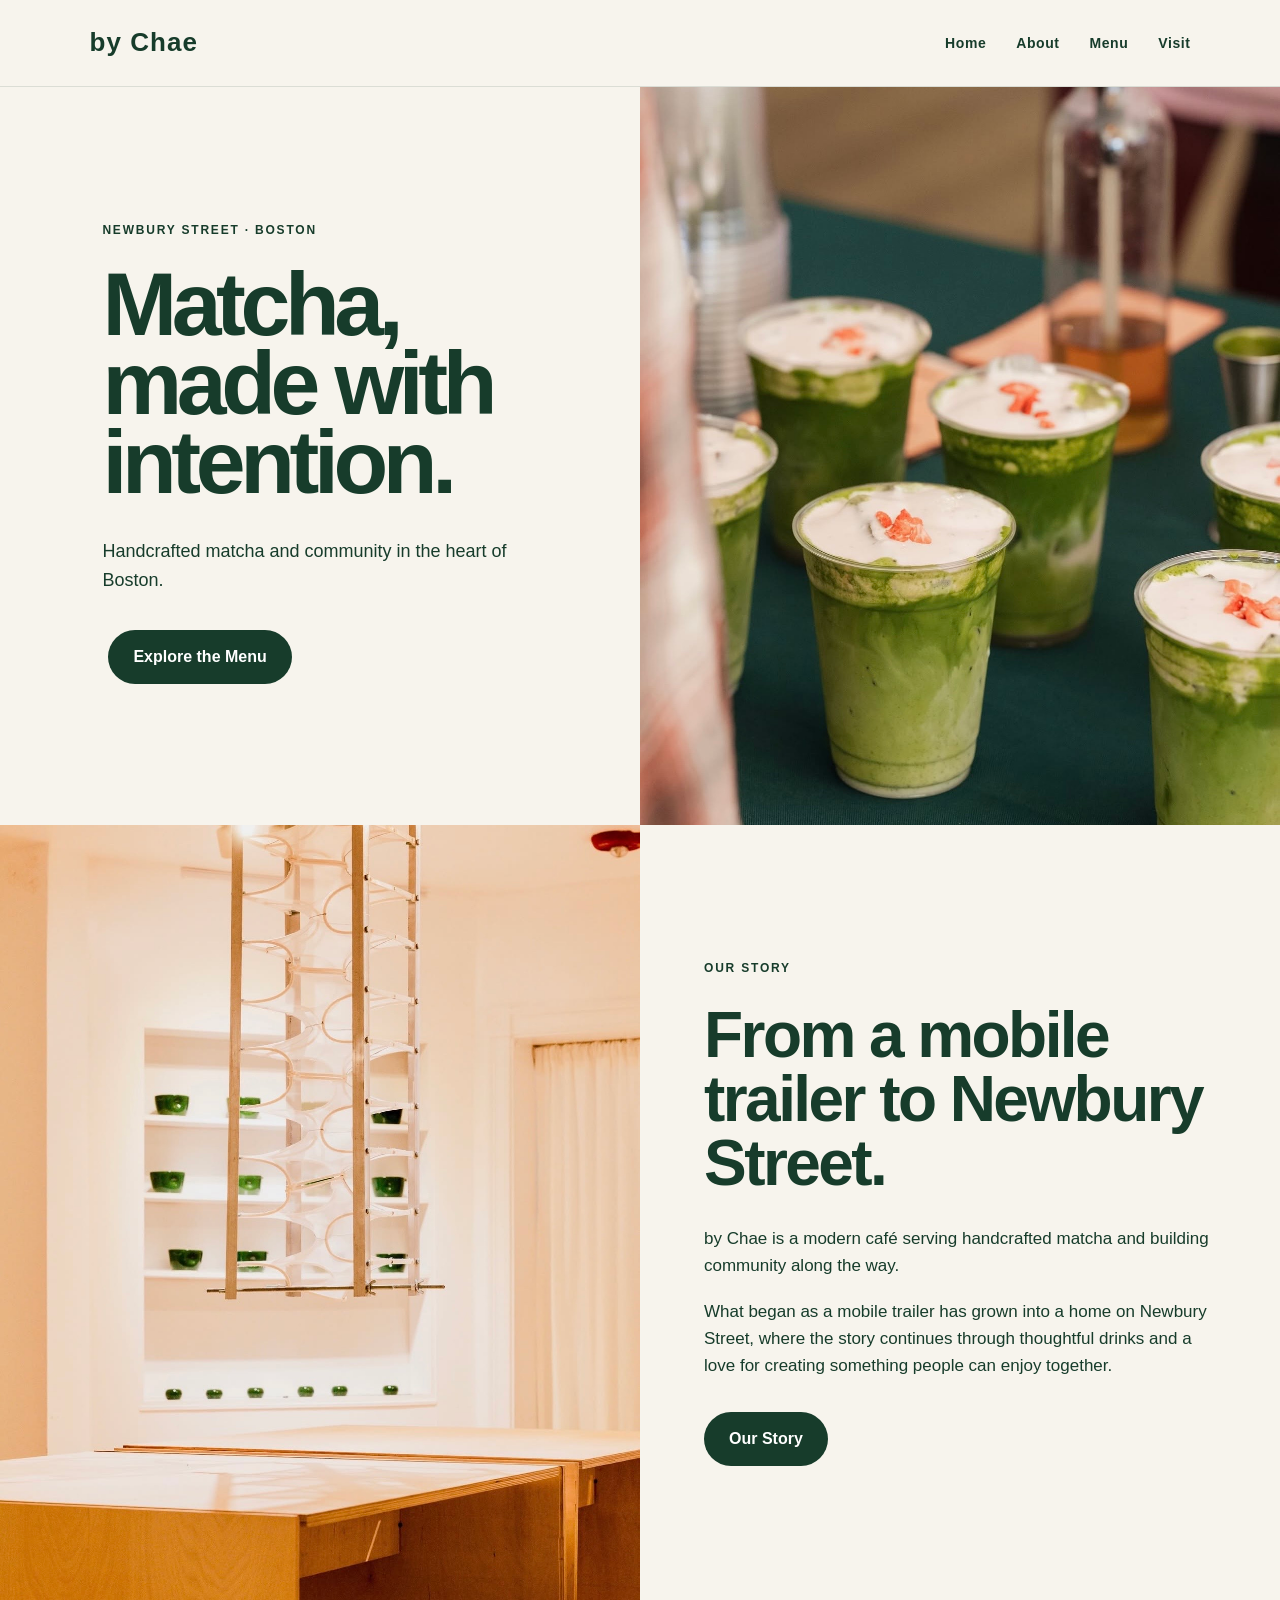
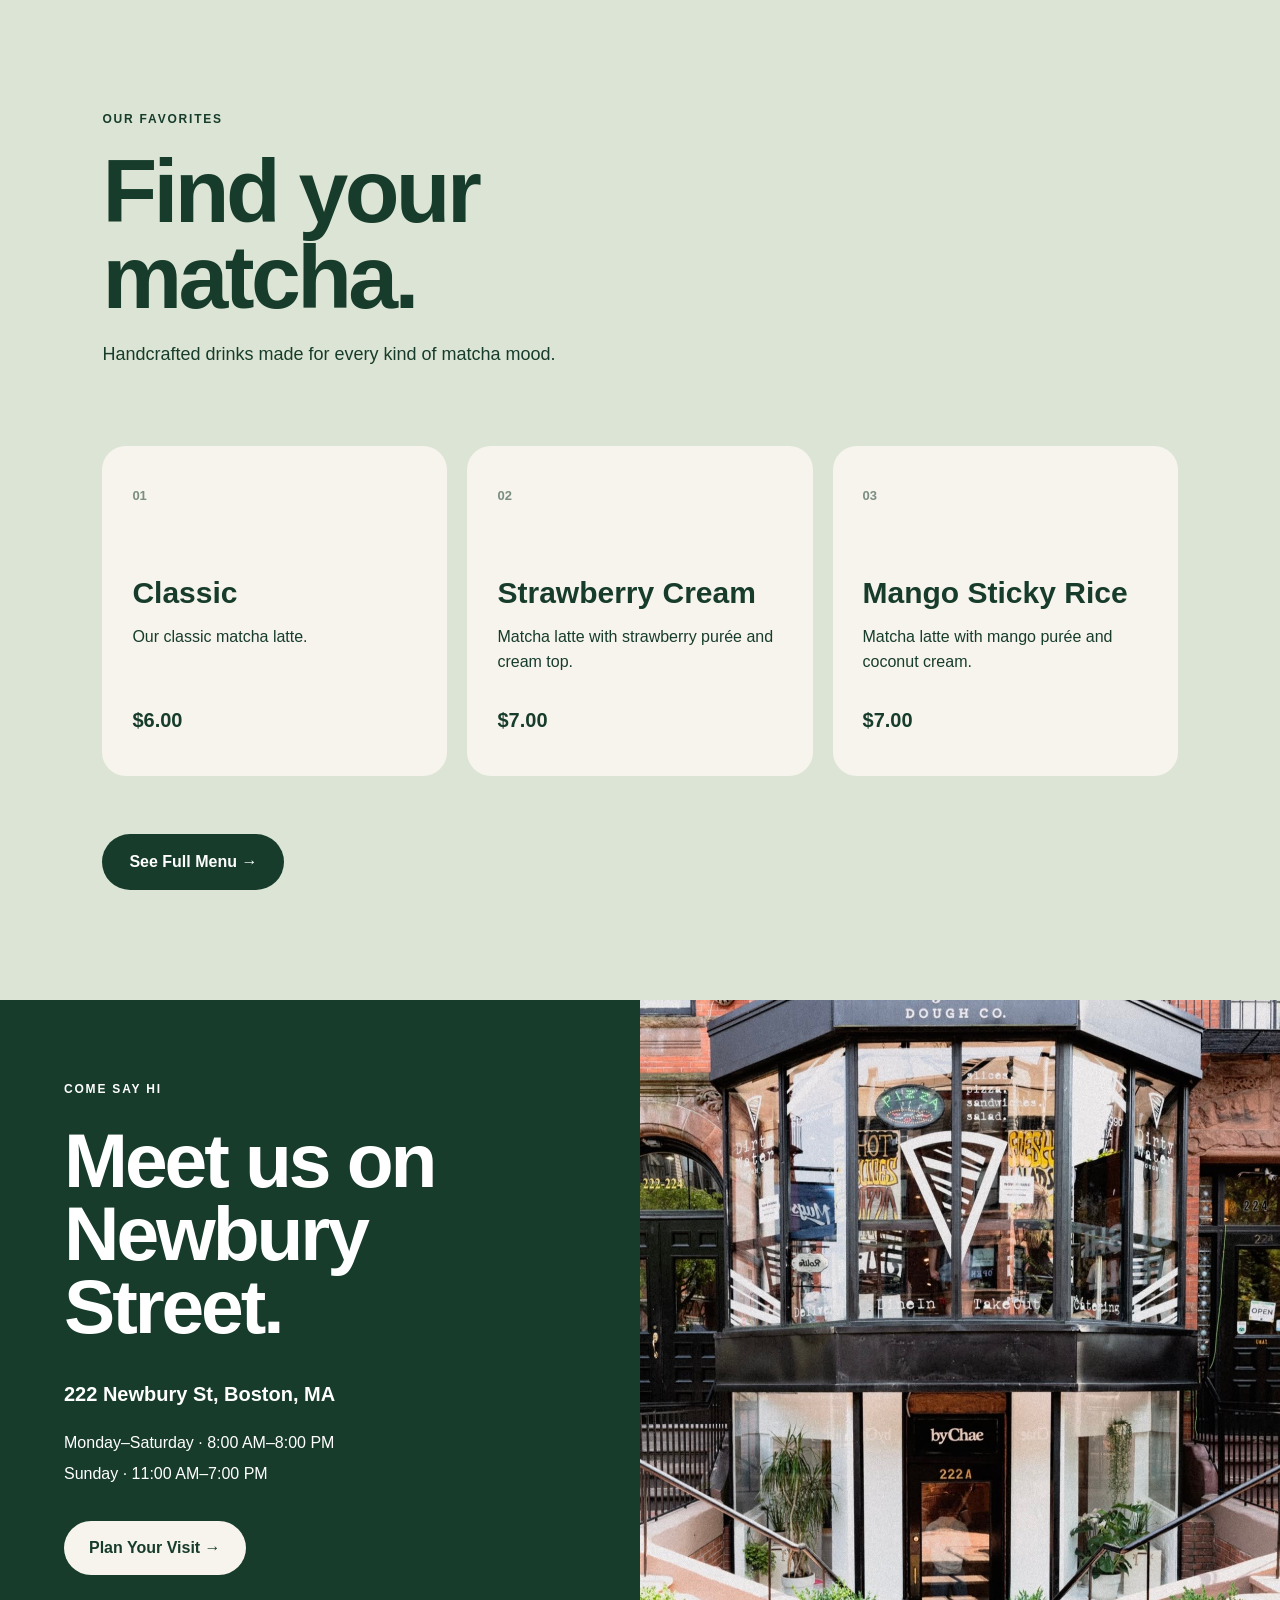
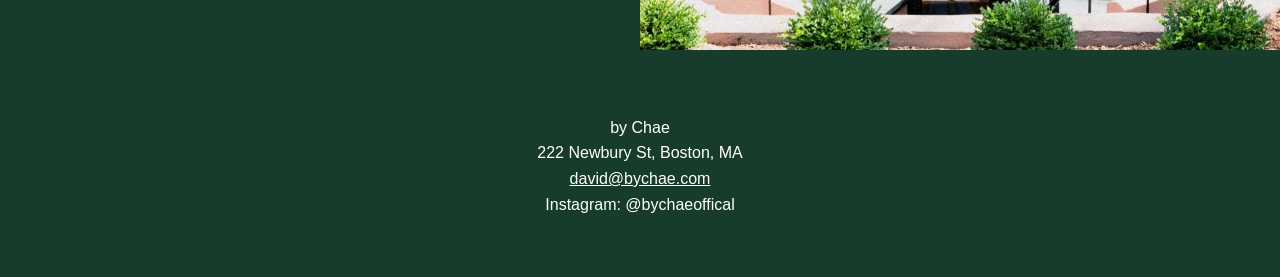
<file: index.html>
<!DOCTYPE html>
<html lang="en">

<head>
    <meta charset="UTF-8">
    <meta name="viewport" content="width=device-width, initial-scale=1.0">
    <title>by Chae | Matcha in Boston</title>
    <link rel="stylesheet" href="styles.css">
    <link rel="icon" type="image/jpeg" href="images/logo.jpg">
</head>

<body>

    <header>
        <nav>
            <a href="index.html">by Chae</a>

            <a href="index.html">Home</a>
            <a href="about.html">About</a>
            <a href="menu.html">Menu</a>
            <a href="visit.html">Visit</a>
        </nav>
    </header>

    <main>

     <section class="hero">
    <div class="hero-text">
        <p class="eyebrow">NEWBURY STREET · BOSTON</p>
        <h1>Matcha,<br>made with<br>intention.</h1>

        <p class="hero-description">
            Handcrafted matcha and community in the heart of Boston.
        </p>

        <a href="menu.html">Explore the Menu</a>
    </div>

    <div class="hero-image">
        <img src="images/matcha-drinks.jpg" alt="by Chae matcha drinks">
    </div>
</section>

       <section class="story-section">
    <div class="story-image">
        <img src="images/store-interior.jpg" alt="Inside the by Chae cafe">
    </div>

    <div class="story-text">
        <p class="eyebrow">OUR STORY</p>
        <h2>From a mobile trailer to Newbury Street.</h2>

        <p>
            by Chae is a modern café serving handcrafted matcha
            and building community along the way.
        </p>

        <p>
            What began as a mobile trailer has grown into a home
            on Newbury Street, where the story continues through
            thoughtful drinks and a love for creating something
            people can enjoy together.
        </p>

        <a href="about.html">Our Story</a>
    </div>
</section>

   <section class="featured-section">
    <div class="featured-heading">
        <p class="eyebrow">OUR FAVORITES</p>
        <h2>Find your matcha.</h2>
        <p>Handcrafted drinks made for every kind of matcha mood.</p>
    </div>

    <div class="drink-grid">
        <article class="drink-card">
            <span class="drink-number">01</span>
            <h3>Classic</h3>
            <p>Our classic matcha latte.</p>
            <strong>$6.00</strong>
        </article>

        <article class="drink-card">
            <span class="drink-number">02</span>
            <h3>Strawberry Cream</h3>
            <p>Matcha latte with strawberry purée and cream top.</p>
            <strong>$7.00</strong>
        </article>

        <article class="drink-card">
            <span class="drink-number">03</span>
            <h3>Mango Sticky Rice</h3>
            <p>Matcha latte with mango purée and coconut cream.</p>
            <strong>$7.00</strong>
        </article>
    </div>

    <a class="menu-button" href="menu.html">See Full Menu →</a>
</section>

   

      <section class="visit-section">
    <div class="visit-content">
        <p class="eyebrow">COME SAY HI</p>
        <h2>Meet us on<br>Newbury Street.</h2>

        <p class="visit-address">222 Newbury St, Boston, MA</p>

        <div class="visit-hours">
            <p>Monday–Saturday · 8:00 AM–8:00 PM</p>
            <p>Sunday · 11:00 AM–7:00 PM</p>
        </div>

        <a href="visit.html">Plan Your Visit →</a>
    </div>

    <div class="visit-image">
        <img src="images/store-exterior.jpg" alt="Exterior of by Chae on Newbury Street">
    </div>
</section>
    

    </main>

    <footer>
        <p>by Chae</p>
        <p>222 Newbury St, Boston, MA</p>
        <p>
            <a href="mailto:david@bychae.com">david@bychae.com</a>
        </p>
        <p>Instagram: @bychaeoffical</p>
    </footer>

</body>

</html>
</file>
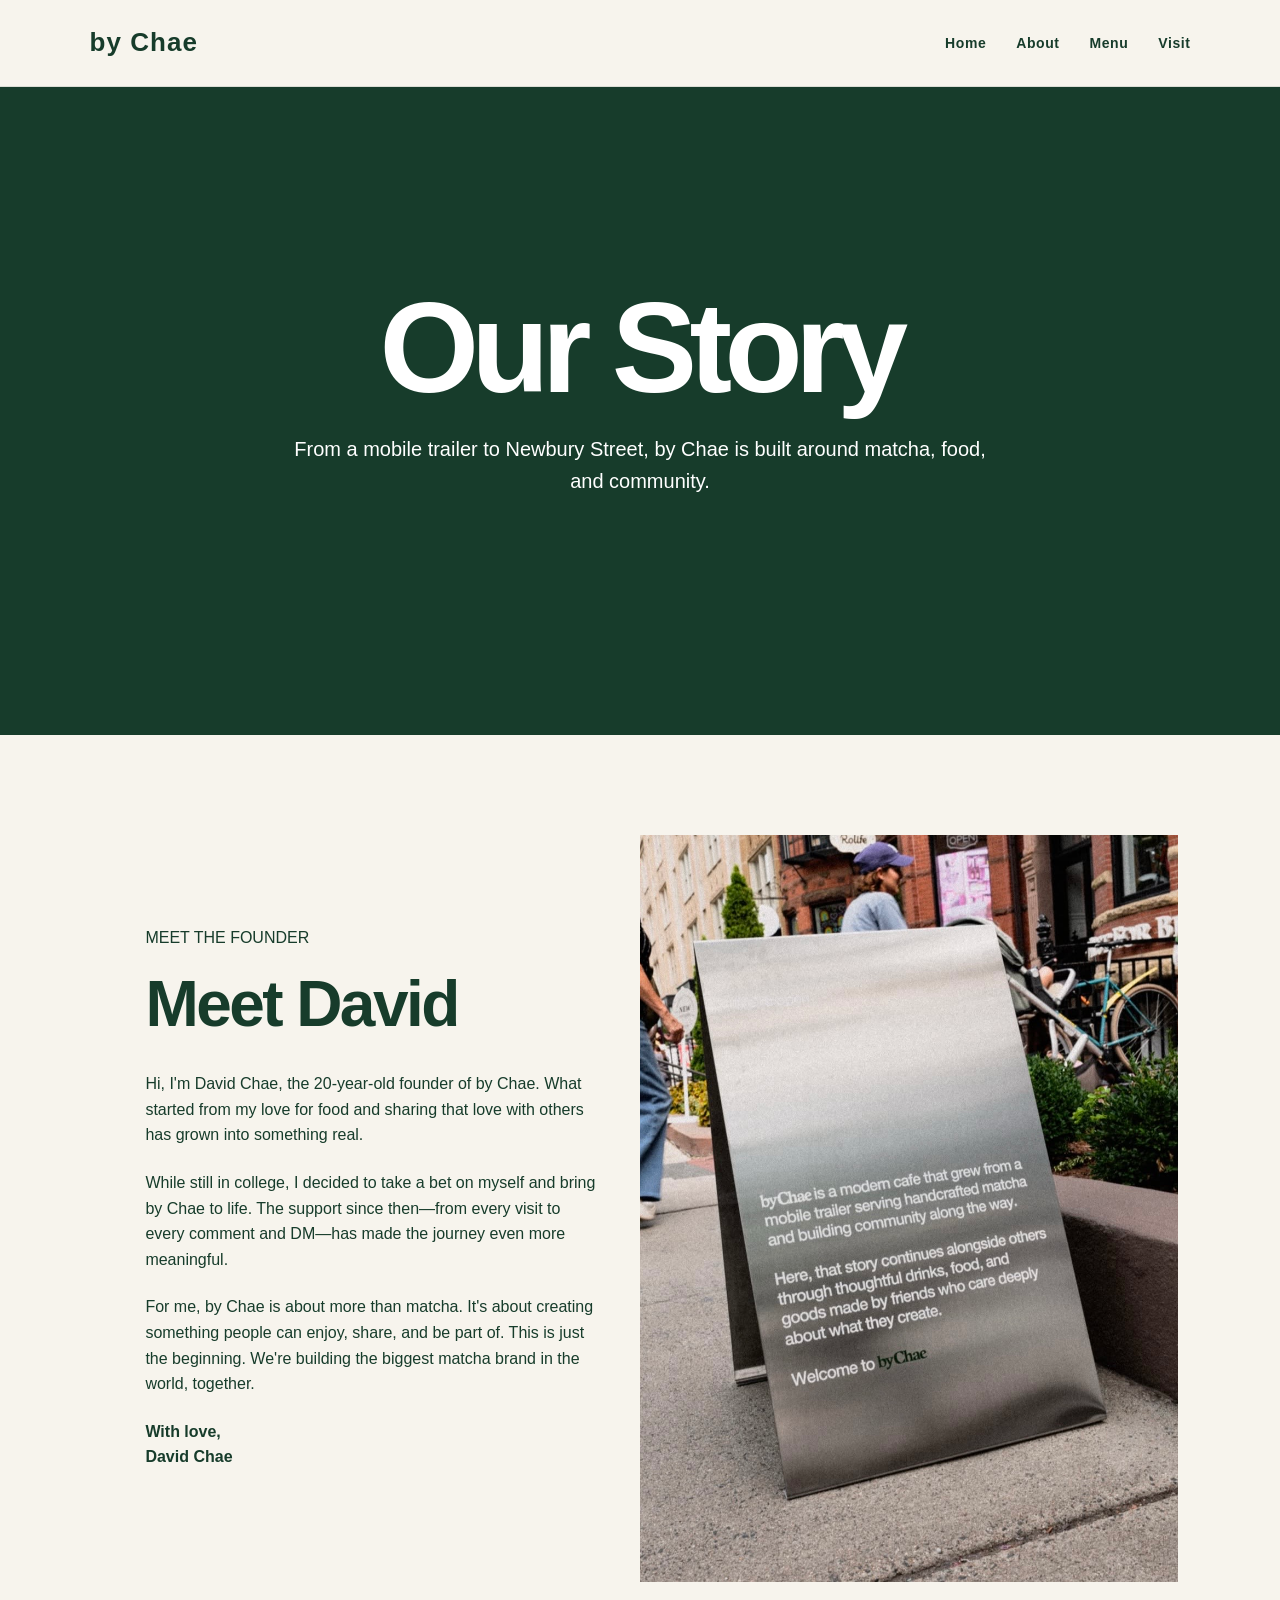
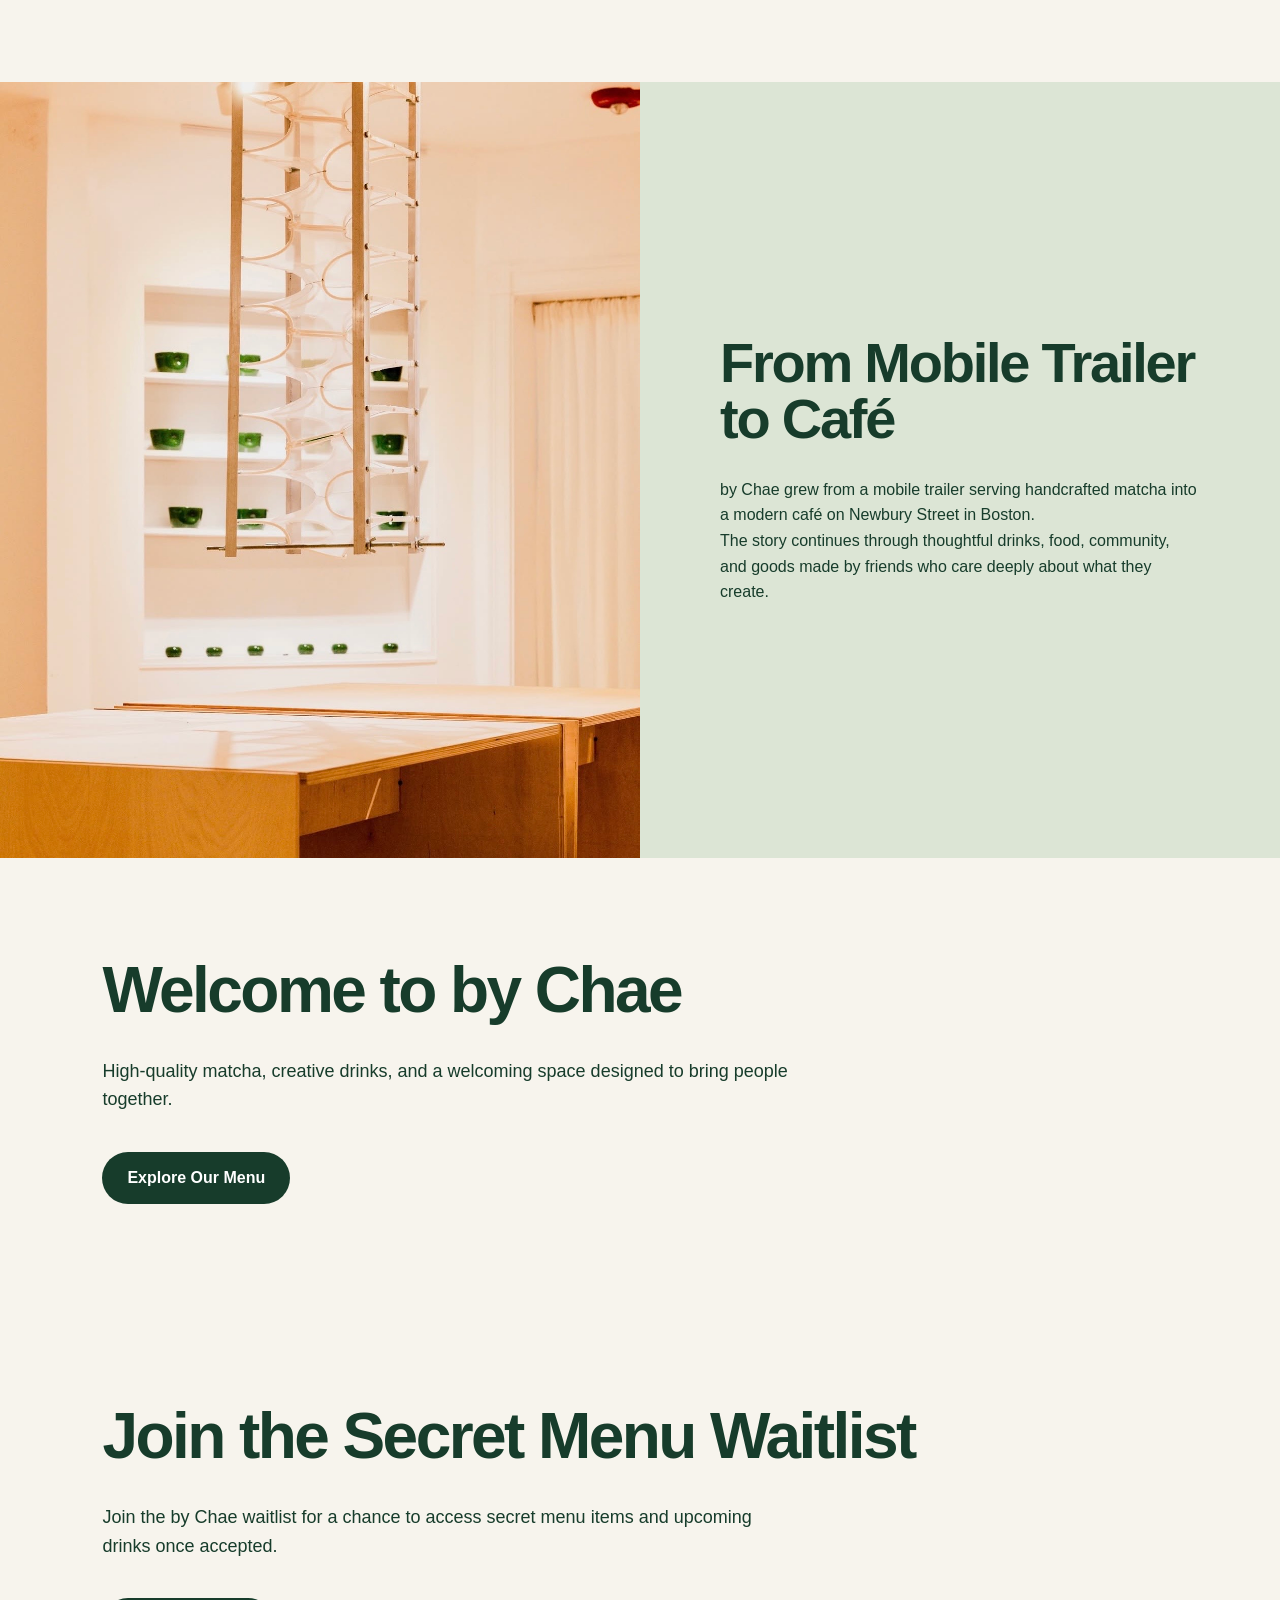
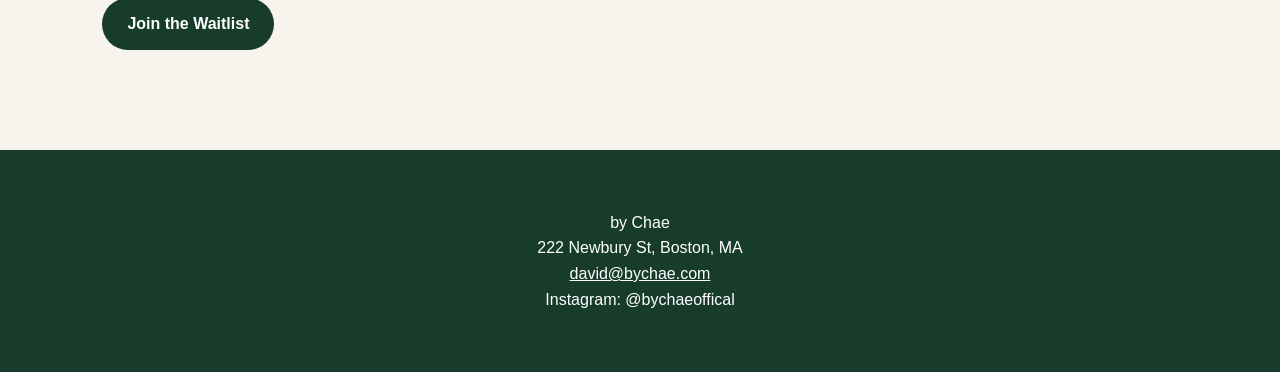
<file: about.html>
<!DOCTYPE html>
<html lang="en">

<head>
    <meta charset="UTF-8">
    <meta name="viewport" content="width=device-width, initial-scale=1.0">
    <title>Our Story | by Chae</title>
    <link rel="stylesheet" href="styles.css">
</head>
<body>

    <header>
        <nav>
            <a href="index.html">by Chae</a>

            <a href="index.html">Home</a>
            <a href="about.html">About</a>
            <a href="menu.html">Menu</a>
            <a href="visit.html">Visit</a>
        </nav>
    </header>

    <main>

        <section>
            <h1>Our Story</h1>
            <p>
                From a mobile trailer to Newbury Street,
                by Chae is built around matcha, food, and community.
            </p>
        </section>

        <section class="david-section">
    <div class="david-content">
        <p class="eyebrow">MEET THE FOUNDER</p>
        <h2>Meet David</h2>

        <p>
            Hi, I'm David Chae, the 20-year-old founder of by Chae.
            What started from my love for food and sharing that love
            with others has grown into something real.
        </p>

        <p>
            While still in college, I decided to take a bet on myself
            and bring by Chae to life. The support since then—from
            every visit to every comment and DM—has made the journey
            even more meaningful.
        </p>

        <p>
            For me, by Chae is about more than matcha. It's about
            creating something people can enjoy, share, and be part
            of. This is just the beginning. We're building the biggest
            matcha brand in the world, together.
        </p>

        <p><strong>With love,<br>David Chae</strong></p>
    </div>

    <div class="david-image">
        <img src="images/brand-story.jpg" alt="The story of by Chae">
    </div>
</section>

        <section class="trailer-section">
    <div class="trailer-image">
        <img src="images/store-interior.jpg" alt="Inside the by Chae cafe">
    </div>

    <div class="trailer-content">
        <h2>From Mobile Trailer to Café</h2>

        <p>
            by Chae grew from a mobile trailer serving handcrafted
            matcha into a modern café on Newbury Street in Boston.
        </p>

        <p>
            The story continues through thoughtful drinks, food,
            community, and goods made by friends who care deeply
            about what they create.
        </p>
    </div>
</section>

        <section>
            <h2>Welcome to by Chae</h2>

            <p>
                High-quality matcha, creative drinks, and a welcoming
                space designed to bring people together.
            </p>

            <a href="menu.html">Explore Our Menu</a>
        </section>

        <section class="waitlist-section">
    <h2>Join the Secret Menu Waitlist</h2>
    <p>
        Join the by Chae waitlist for a chance to access
        secret menu items and upcoming drinks once accepted.
    </p>
    <a href="https://markitai.com/u/bychae/subscribe">
        Join the Waitlist
    </a>
</section>
    </main>

    <footer>
        <p>by Chae</p>
        <p>222 Newbury St, Boston, MA</p>
        <p>
            <a href="mailto:david@bychae.com">david@bychae.com</a>
        </p>
        <p>Instagram: @bychaeoffical</p>
    </footer>

</body>

</html>
</file>
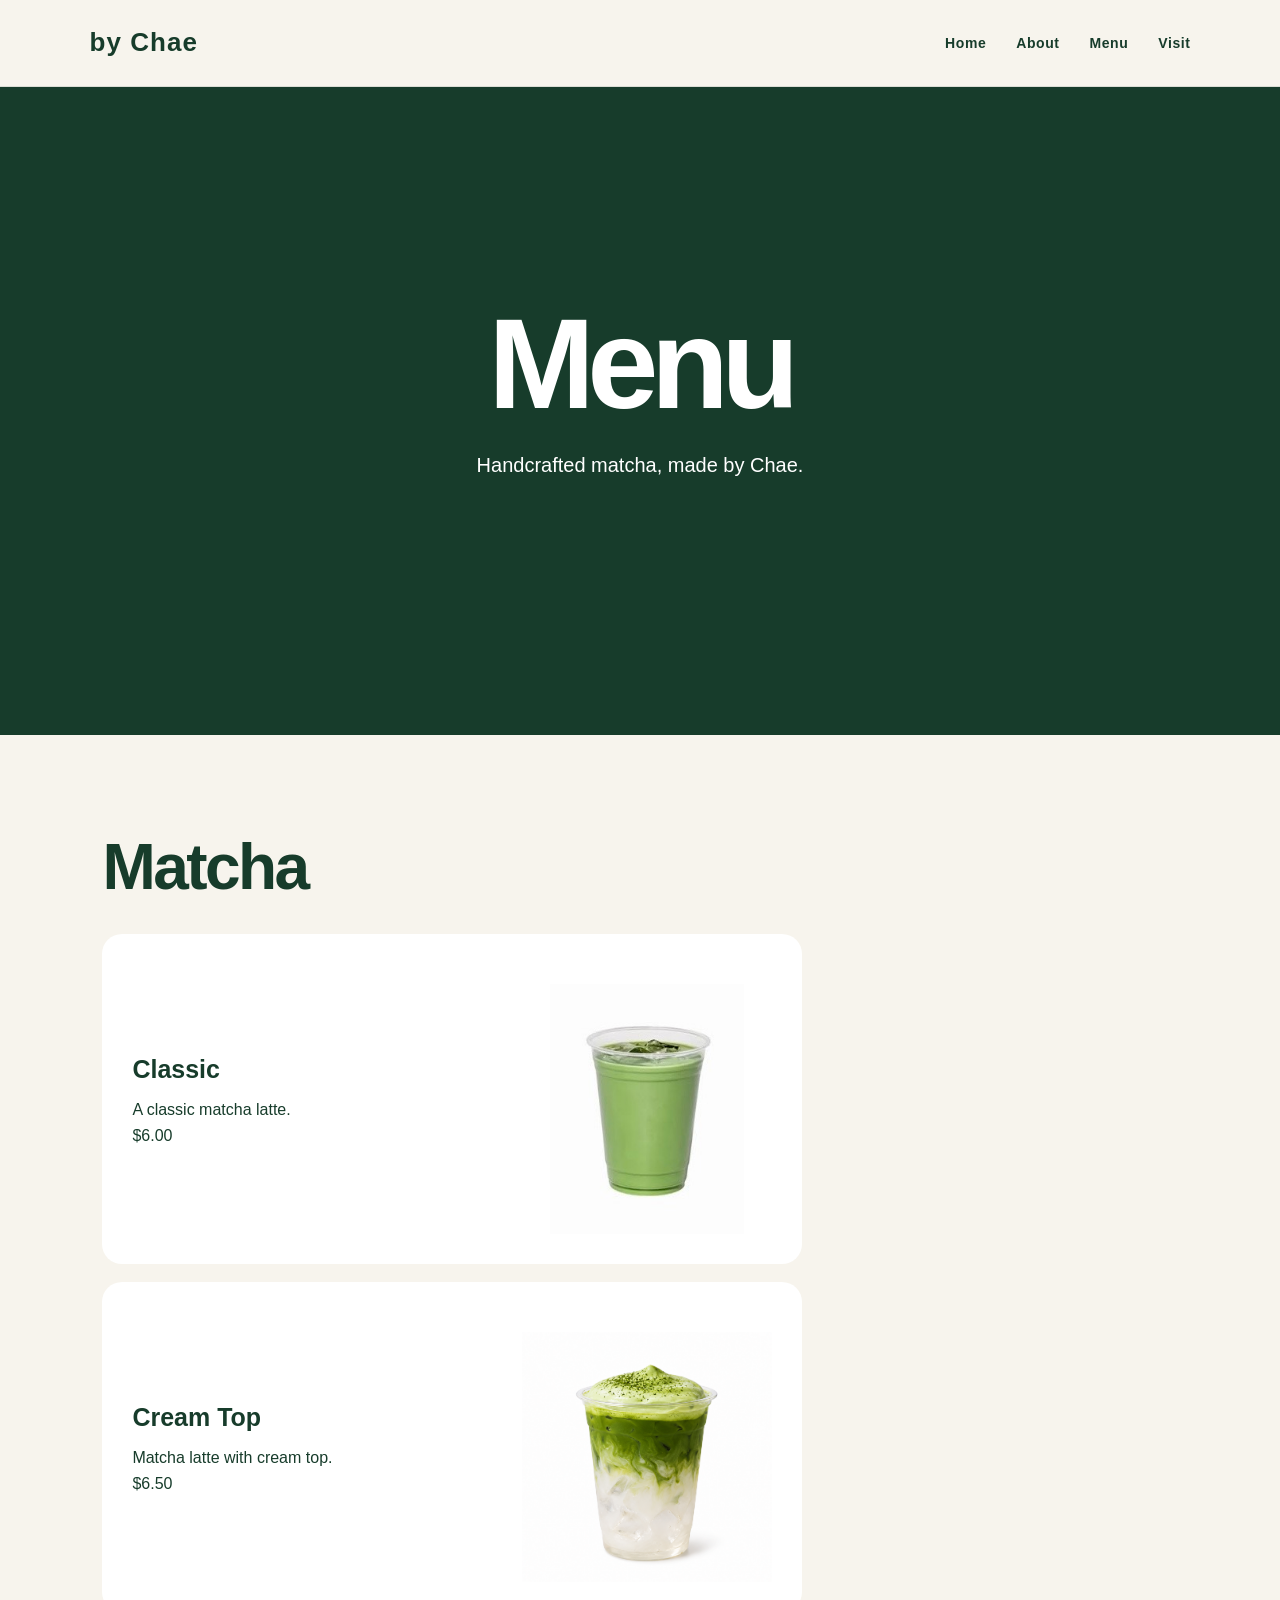
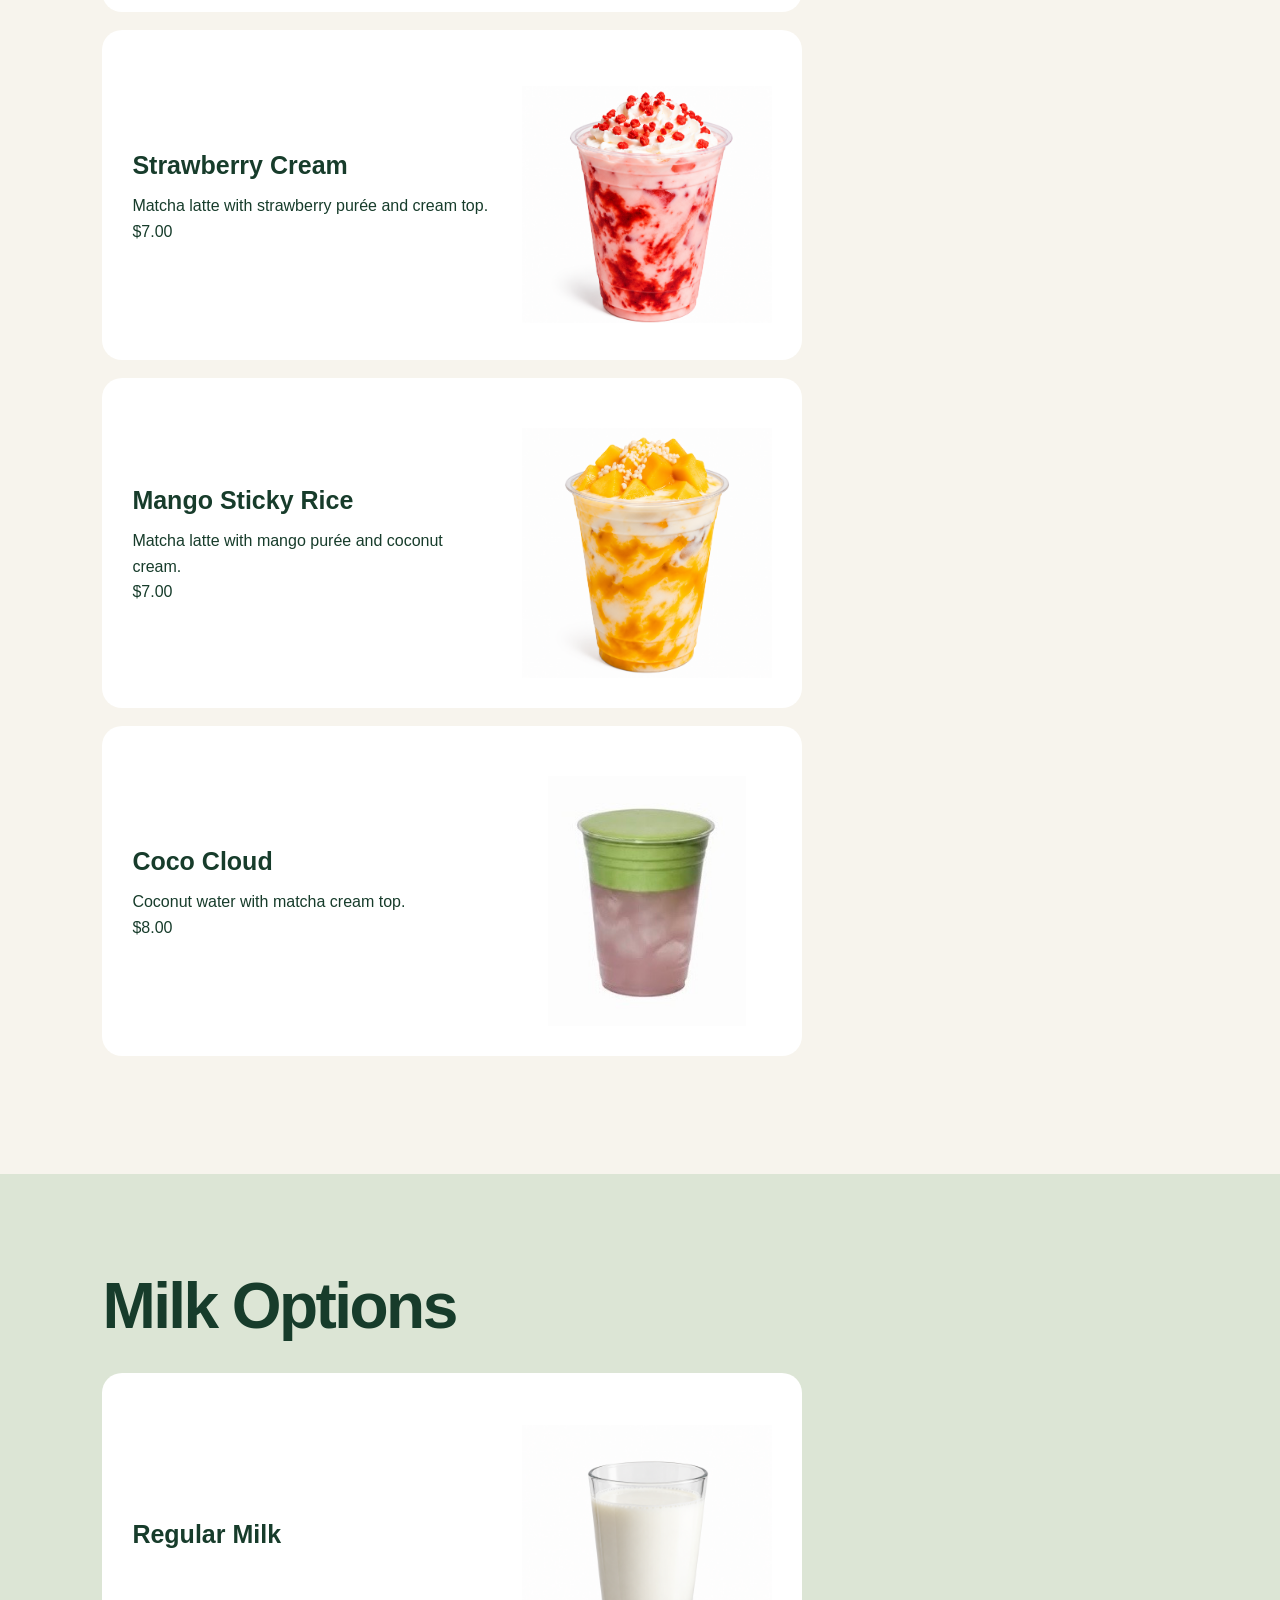
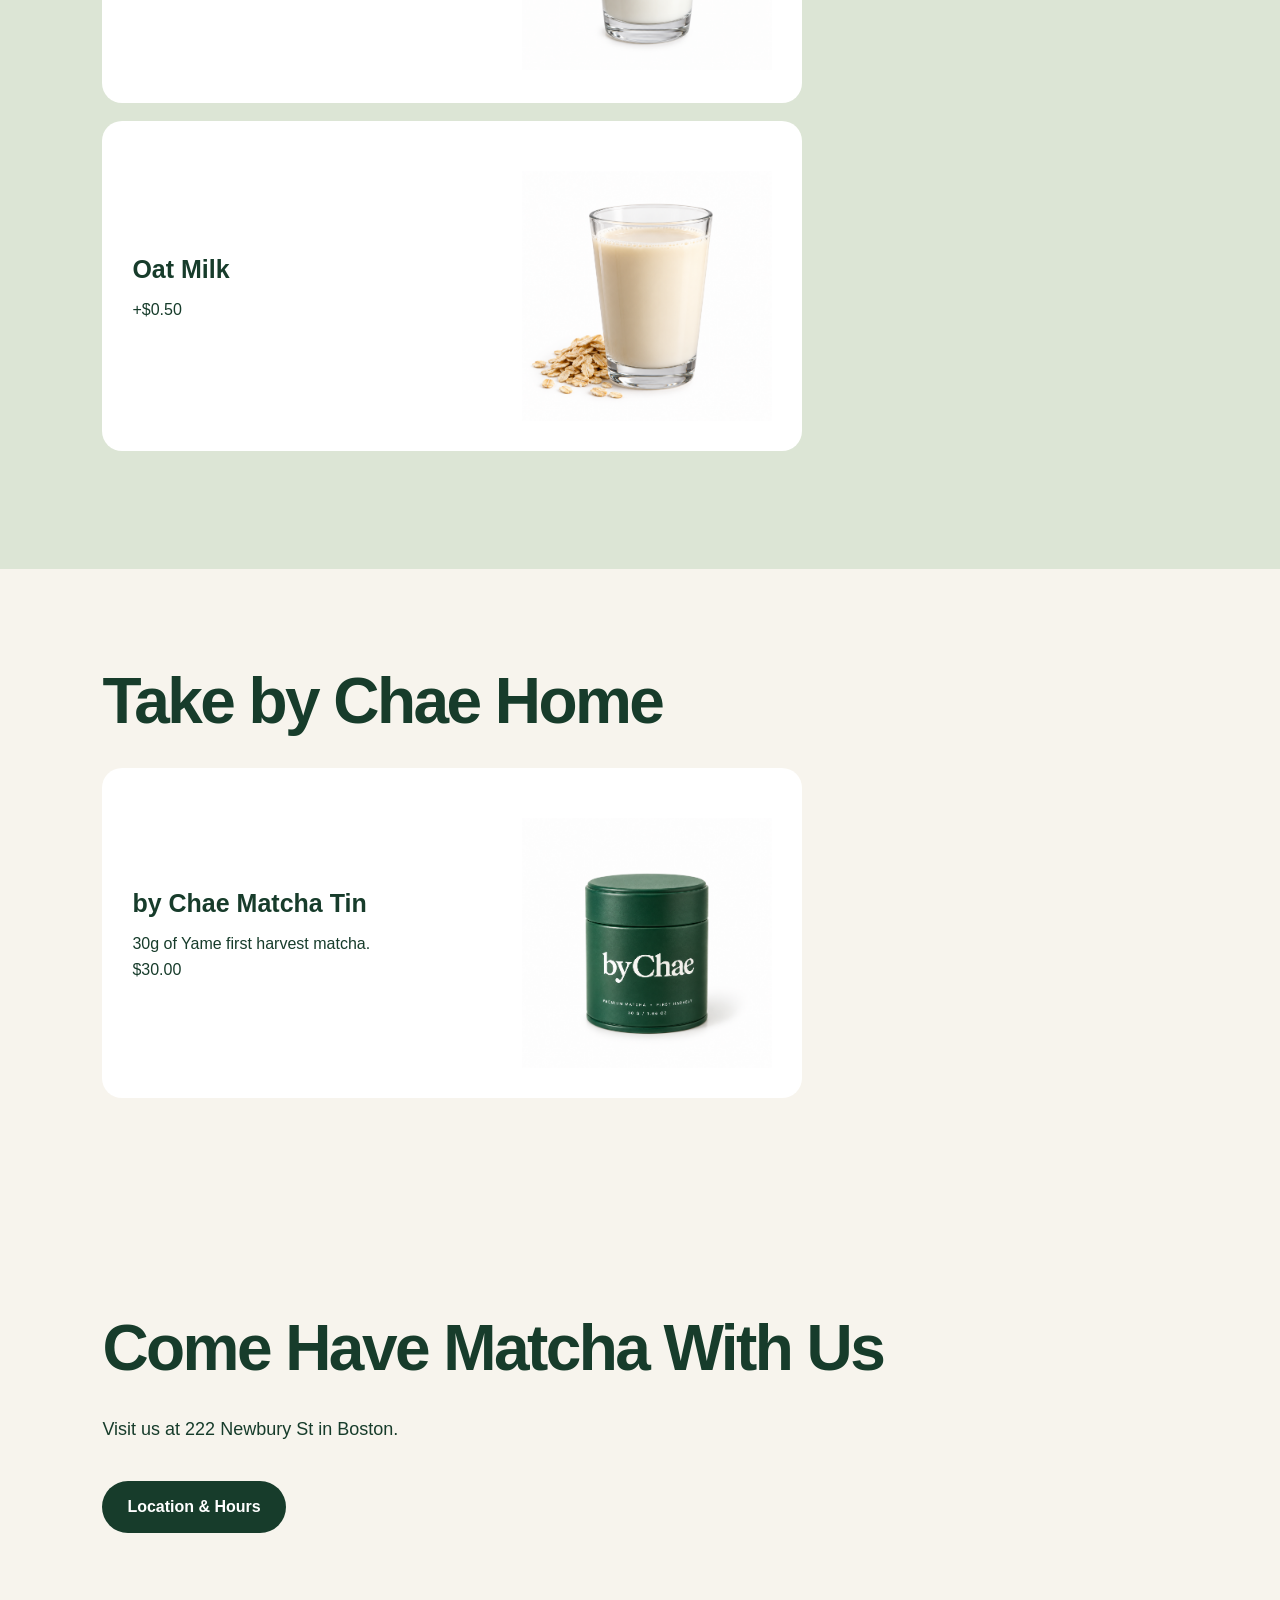
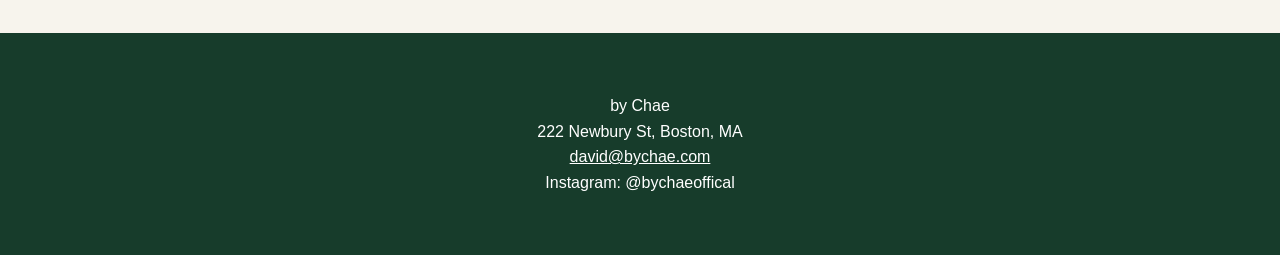
<file: menu.html>
<!DOCTYPE html>
<html lang="en">

<head>
    <meta charset="UTF-8">
    <meta name="viewport" content="width=device-width, initial-scale=1.0">
    <title>Menu | by Chae</title>
    <link rel="stylesheet" href="styles.css">
</head>
<body>

    <header>
        <nav>
            <a href="index.html">by Chae</a>

            <a href="index.html">Home</a>
            <a href="about.html">About</a>
            <a href="menu.html">Menu</a>
            <a href="visit.html">Visit</a>
        </nav>
    </header>

    <main>

        <section>
            <h1>Menu</h1>
            <p>Handcrafted matcha, made by Chae.</p>
        </section>

     <section>
    <h2>Matcha</h2>

    <article class="menu-item">
        <div class="menu-item-text">
            <h3>Classic</h3>
            <p>A classic matcha latte.</p>
            <p>$6.00</p>
        </div>
        <img src="images/classic.jpg" alt="Classic matcha latte">
    </article>

    <article class="menu-item">
        <div class="menu-item-text">
            <h3>Cream Top</h3>
            <p>Matcha latte with cream top.</p>
            <p>$6.50</p>
        </div>
        <img src="images/cream-top.jpg" alt="Cream Top matcha latte">
    </article>

    <article class="menu-item">
        <div class="menu-item-text">
            <h3>Strawberry Cream</h3>
            <p>Matcha latte with strawberry purée and cream top.</p>
            <p>$7.00</p>
        </div>
        <img src="images/strawberry-cream.jpg" alt="Strawberry Cream matcha latte">
    </article>

    <article class="menu-item">
        <div class="menu-item-text">
            <h3>Mango Sticky Rice</h3>
            <p>Matcha latte with mango purée and coconut cream.</p>
            <p>$7.00</p>
        </div>
        <img src="images/mango-sticky-rice.jpg" alt="Mango Sticky Rice matcha latte">
    </article>

    <article class="menu-item">
        <div class="menu-item-text">
            <h3>Coco Cloud</h3>
            <p>Coconut water with matcha cream top.</p>
            <p>$8.00</p>
        </div>
        <img src="images/coco-cloud.jpg" alt="Coco Cloud matcha">
    </article>

</section>

     <section>
    <h2>Milk Options</h2>

    <article class="menu-item">
        <div class="menu-item-text">
            <h3>Regular Milk</h3>
        </div>
        <img src="images/regular-milk.jpg" alt="Regular milk">
    </article>

    <article class="menu-item">
        <div class="menu-item-text">
            <h3>Oat Milk</h3>
            <p>+$0.50</p>
        </div>
        <img src="images/oat-milk.jpg" alt="Oat milk">
    </article>
</section>

<section>
    <h2>Take by Chae Home</h2>

    <article class="menu-item">
        <div class="menu-item-text">
            <h3>by Chae Matcha Tin</h3>
            <p>30g of Yame first harvest matcha.</p>
            <p>$30.00</p>
        </div>
        <img src="images/matcha-tin.jpg" alt="by Chae Matcha Tin">
    </article>
</section>

        <section>
            <h2>Come Have Matcha With Us</h2>

            <p>Visit us at 222 Newbury St in Boston.</p>

            <a href="visit.html">Location & Hours</a>
        </section>

    </main>

    <footer>
        <p>by Chae</p>
        <p>222 Newbury St, Boston, MA</p>
        <p>
            <a href="mailto:david@bychae.com">david@bychae.com</a>
        </p>
        <p>Instagram: @bychaeoffical</p>
    </footer>

</body>

</html>
</file>
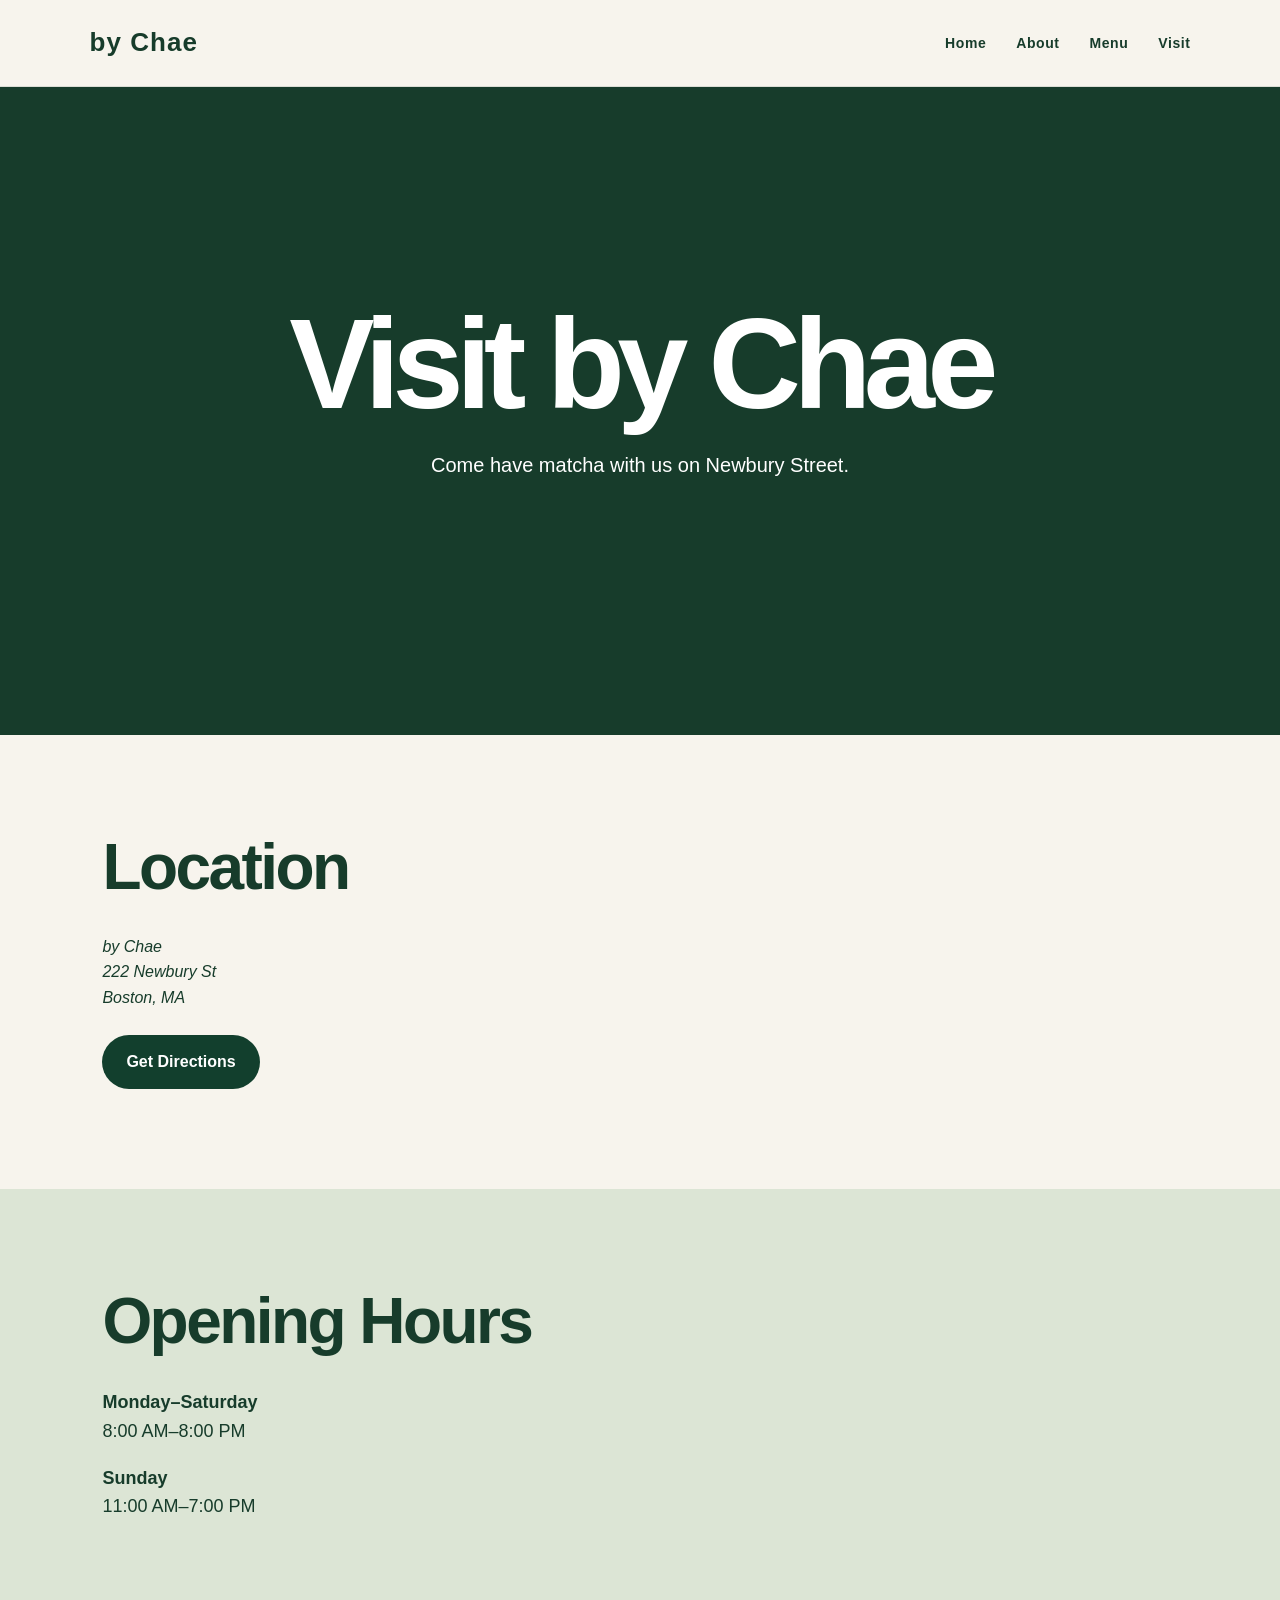
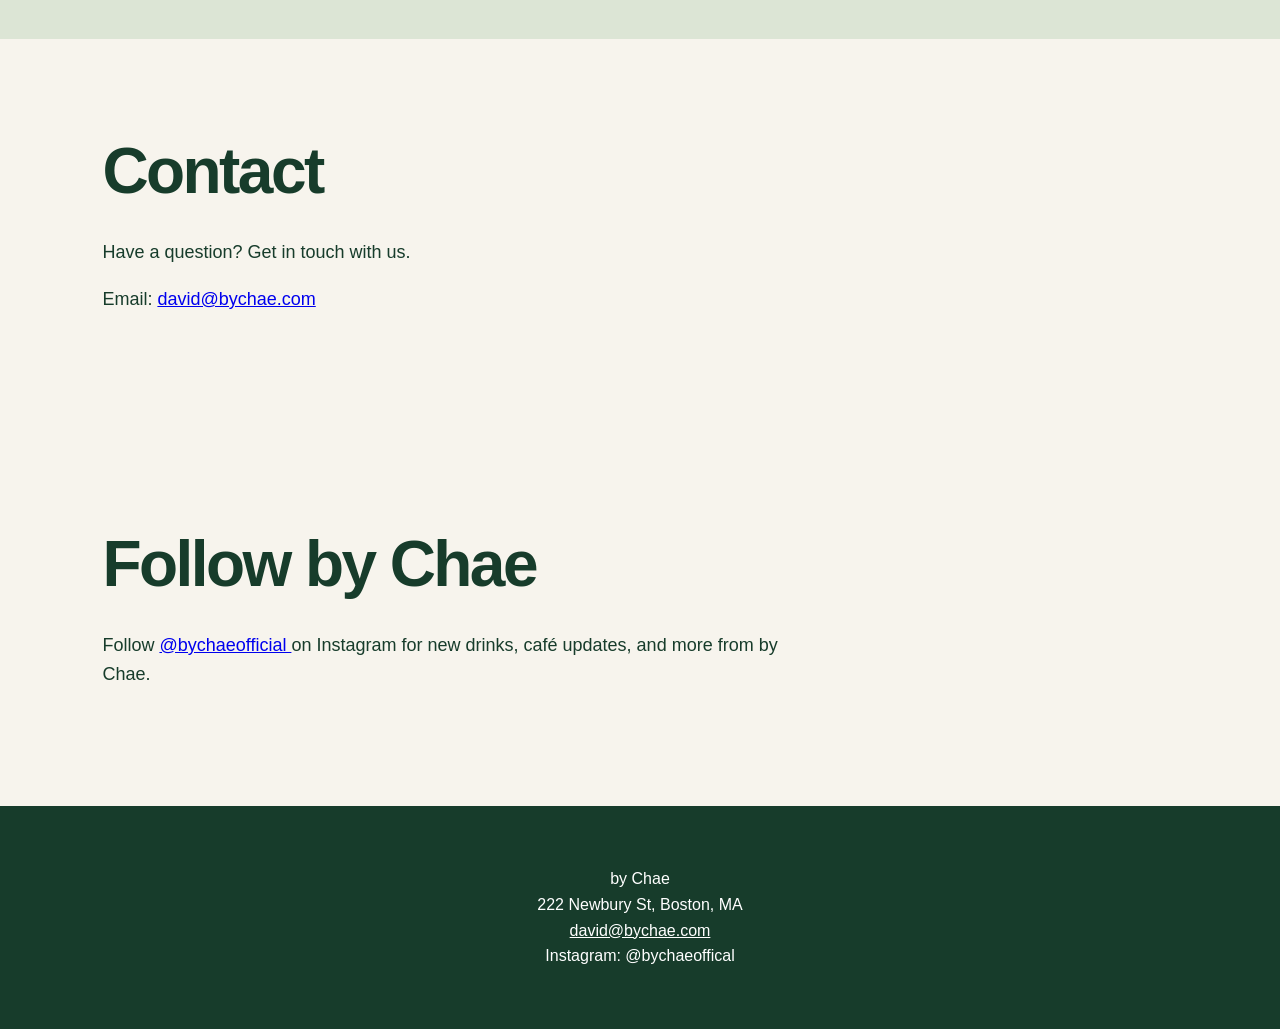
<file: visit.html>
<!DOCTYPE html>
<html lang="en">

<head>
    <meta charset="UTF-8">
    <meta name="viewport" content="width=device-width, initial-scale=1.0">
    <title>Visit | by Chae</title>
    <link rel="stylesheet" href="styles.css">
</head>

<body>

    <header>
        <nav>
            <a href="index.html">by Chae</a>

            <a href="index.html">Home</a>
            <a href="about.html">About</a>
            <a href="menu.html">Menu</a>
            <a href="visit.html">Visit</a>
        </nav>
    </header>

    <main>

        <section>
            <h1>Visit by Chae</h1>

            <p>
                Come have matcha with us on Newbury Street.
            </p>
        </section>

        <section>
    <h2>Location</h2>

    <address>
        by Chae<br>
        222 Newbury St<br>
        Boston, MA
    </address>

    <a class="directions-button"
       href="https://www.google.com/maps/search/?api=1&query=222+Newbury+St+Boston+MA"
       target="_blank">
        Get Directions
    </a>
</section>

        <section>
            <h2>Opening Hours</h2>

            <p>
                <strong>Monday–Saturday</strong><br>
                8:00 AM–8:00 PM
            </p>

            <p>
                <strong>Sunday</strong><br>
                11:00 AM–7:00 PM
            </p>
        </section>

        <section>
            <h2>Contact</h2>

            <p>
                Have a question? Get in touch with us.
            </p>

            <p>
                Email:
                <a href="mailto:david@bychae.com">
                    david@bychae.com
                </a>
            </p>
        </section>

        <section>
            <h2>Follow by Chae</h2>

            <p>
    Follow
    <a href="https://www.instagram.com/bychaeofficial/"
       target="_blank"
       rel="noopener noreferrer">
        @bychaeofficial
    </a>
    on Instagram for new drinks, café updates, and more from by Chae.
</p>

    </main>

    <footer>
        <p>by Chae</p>
        <p>222 Newbury St, Boston, MA</p>
        <p>
            <a href="mailto:david@bychae.com">david@bychae.com</a>
        </p>
        <p>Instagram: @bychaeoffical</p>
    </footer>

</body>

</html>
</file>
<file: styles.css>
:root {
    --green: #173c2b;
    --light-green: #dce5d5;
    --cream: #f7f4ed;
    --white: #ffffff;
    --text: #173c2b;
}

* {
    box-sizing: border-box;
    margin: 0;
    padding: 0;
}

body {
    font-family: Arial, Helvetica, sans-serif;
    background: var(--cream);
    color: var(--text);
    line-height: 1.6;
}

header {
    background: var(--cream);
    padding: 22px 7%;
    position: sticky;
    top: 0;
    z-index: 100;
    border-bottom: 1px solid rgba(23, 60, 43, 0.12);
}

nav {
    max-width: 1200px;
    margin: auto;
    display: flex;
    justify-content: space-between;
    align-items: center;
    gap: 30px;
}

nav a {
    color: var(--green);
    text-decoration: none;
    font-size: 14px;
    font-weight: 600;
    letter-spacing: 0.04em;
}

nav a:first-child {
    font-size: 26px;
    font-weight: 700;
    margin-right: auto;
}

nav a:hover {
    opacity: 0.6;
}

main > section:first-child {
    min-height: 72vh;
    background: var(--green);
    color: var(--white);
    display: flex;
    flex-direction: column;
    justify-content: center;
    align-items: center;
    text-align: center;
    padding: 80px 8%;
}

main > section:first-child h1 {
    font-size: clamp(64px, 10vw, 140px);
    line-height: 0.9;
    letter-spacing: -0.06em;
    margin-bottom: 28px;
}

main > section:first-child p {
    font-size: 20px;
    margin-bottom: 35px;
}

main > section:first-child a {
    display: inline-block;
    background: var(--cream);
    color: var(--green);
    padding: 13px 25px;
    margin: 6px;
    border-radius: 100px;
    text-decoration: none;
    font-weight: 600;
    transition: 0.2s ease;
}

main > section:first-child a:hover {
    transform: translateY(-2px);
    background: var(--white);
}

section {
    padding: 100px 8%;
}

section:nth-child(3) {
    background: var(--light-green);
}

section h2 {
    font-size: clamp(36px, 5vw, 65px);
    line-height: 1;
    letter-spacing: -0.04em;
    margin-bottom: 35px;
}

section > p {
    max-width: 700px;
    font-size: 18px;
    margin-bottom: 18px;
}

article {
    background: var(--white);
    border-radius: 20px;
    padding: 30px;
    margin: 18px 0;
    max-width: 700px;
    transition: transform 0.2s ease;
}

article:hover {
    transform: translateY(-4px);
}

article h3 {
    font-size: 25px;
    margin-bottom: 8px;
}

section > a {
    display: inline-block;
    background: var(--green);
    color: var(--white);
    padding: 13px 25px;
    border-radius: 100px;
    text-decoration: none;
    margin-top: 20px;
    font-weight: 600;
}

footer {
    background: var(--green);
    color: var(--white);
    padding: 60px 8%;
    text-align: center;
}

footer a {
    color: var(--white);
}

@media (max-width: 700px) {
    header {
        padding: 18px 5%;
    }

    nav {
        flex-wrap: wrap;
        gap: 12px 18px;
    }

    nav a:first-child {
        width: 100%;
        font-size: 24px;
    }

    nav a {
        font-size: 13px;
    }

    section {
        padding: 70px 6%;
    }

    main > section:first-child {
        min-height: 65vh;
        padding: 70px 6%;
    }

    main > section:first-child h1 {
        font-size: 65px;
    }
}
/* New homepage hero */

.hero {
    min-height: 82vh !important;
    display: grid !important;
    grid-template-columns: 1fr 1fr;
    padding: 0 !important;
    background: var(--cream) !important;
    color: var(--green) !important;
    text-align: left !important;
}

.hero-text {
    display: flex;
    flex-direction: column;
    justify-content: center;
    align-items: flex-start;
    padding: 70px 8vw;
}

.hero .eyebrow {
    font-size: 12px;
    font-weight: 700;
    letter-spacing: 0.15em;
    margin-bottom: 25px;
}

.hero h1 {
    font-size: clamp(60px, 7vw, 110px) !important;
    line-height: 0.88 !important;
    letter-spacing: -0.06em;
    margin-bottom: 35px !important;
}

.hero-description {
    max-width: 430px;
    font-size: 18px !important;
    margin-bottom: 30px !important;
}

.hero a {
    background: var(--green) !important;
    color: var(--white) !important;
    padding: 14px 25px !important;
    border-radius: 100px;
    text-decoration: none;
    font-weight: 600;
}

.hero-image {
    height: 82vh;
    overflow: hidden;
}

.hero-image img {
    width: 100%;
    height: 100%;
    object-fit: cover;
    display: block;
}

@media (max-width: 750px) {
    .hero {
        grid-template-columns: 1fr !important;
    }

    .hero-text {
        padding: 70px 7%;
    }

    .hero-image {
        height: 55vh;
    }

    .hero h1 {
        font-size: 60px !important;
    }
}
/* Story section */

.story-section {
    display: grid;
    grid-template-columns: 1fr 1fr;
    padding: 0;
    background: var(--cream);
    min-height: 700px;
}

.story-image {
    min-height: 700px;
    overflow: hidden;
}

.story-image img {
    width: 100%;
    height: 100%;
    object-fit: cover;
    display: block;
}

.story-text {
    display: flex;
    flex-direction: column;
    justify-content: center;
    align-items: flex-start;
    padding: 80px 10%;
}

.story-text .eyebrow {
    font-size: 12px;
    font-weight: 700;
    letter-spacing: 0.15em;
    margin-bottom: 25px;
}

.story-text h2 {
    font-size: clamp(42px, 5vw, 70px);
    line-height: 1;
    margin-bottom: 30px;
}

.story-text p {
    max-width: 520px;
    font-size: 17px;
    margin-bottom: 18px;
}

.story-text a {
    display: inline-block;
    background: var(--green);
    color: var(--white);
    padding: 14px 25px;
    border-radius: 100px;
    text-decoration: none;
    font-weight: 600;
    margin-top: 15px;
}

@media (max-width: 750px) {
    .story-section {
        grid-template-columns: 1fr;
    }

    .story-image {
        min-height: 450px;
    }

    .story-text {
        padding: 70px 7%;
    }
}
/* Featured drinks */

.featured-section {
    background: var(--light-green);
    padding: 110px 8%;
}

.featured-heading {
    max-width: 700px;
    margin-bottom: 60px;
}

.featured-heading .eyebrow {
    font-size: 12px;
    font-weight: 700;
    letter-spacing: 0.15em;
    margin-bottom: 20px;
}

.featured-heading h2 {
    font-size: clamp(50px, 7vw, 90px);
    line-height: 0.95;
    margin-bottom: 20px;
}

.featured-heading > p:last-child {
    font-size: 18px;
}

.drink-grid {
    display: grid;
    grid-template-columns: repeat(3, 1fr);
    gap: 20px;
}

.drink-card {
    background: var(--cream);
    border-radius: 24px;
    padding: 40px 30px;
    min-height: 330px;
    display: flex;
    flex-direction: column;
    align-items: flex-start;
}

.drink-number {
    font-size: 13px;
    font-weight: 700;
    opacity: 0.55;
    margin-bottom: 70px;
}

.drink-card h3 {
    font-size: 30px;
    line-height: 1.05;
    margin-bottom: 15px;
}

.drink-card p {
    margin-bottom: 25px;
}

.drink-card strong {
    margin-top: auto;
    font-size: 20px;
}

.menu-button {
    display: inline-block;
    margin-top: 40px;
    background: var(--green);
    color: white;
    padding: 15px 27px;
    border-radius: 100px;
    text-decoration: none;
    font-weight: 600;
}

@media (max-width: 750px) {
    .featured-section {
        padding: 75px 7%;
    }

    .drink-grid {
        grid-template-columns: 1fr;
    }

    .drink-card {
        min-height: 260px;
    }

    .drink-number {
        margin-bottom: 45px;
    }
}
/* Visit section */

.visit-section {
    display: grid;
    grid-template-columns: 1fr 1fr;
    padding: 0;
    background: var(--green);
    color: var(--white);
}

.visit-content {
    min-height: 650px;
    display: flex;
    flex-direction: column;
    justify-content: center;
    align-items: flex-start;
    padding: 80px 10%;
}

.visit-content .eyebrow {
    font-size: 12px;
    font-weight: 700;
    letter-spacing: 0.15em;
    margin-bottom: 25px;
}

.visit-content h2 {
    font-size: clamp(48px, 6vw, 80px);
    line-height: 0.95;
    margin-bottom: 35px;
}

.visit-address {
    font-size: 20px;
    font-weight: 600;
    margin-bottom: 20px;
}

.visit-hours {
    margin-bottom: 30px;
}

.visit-hours p {
    margin-bottom: 5px;
}

.visit-content a {
    display: inline-block;
    background: var(--cream);
    color: var(--green);
    padding: 14px 25px;
    border-radius: 100px;
    text-decoration: none;
    font-weight: 600;
}

.visit-image {
    min-height: 650px;
    overflow: hidden;
}

.visit-image img {
    width: 100%;
    height: 100%;
    object-fit: cover;
    display: block;
}

@media (max-width: 750px) {
    .visit-section {
        grid-template-columns: 1fr;
    }

    .visit-content {
        min-height: auto;
        padding: 75px 7%;
    }

  .visit-image {
    height: 400px;
}
}
/* Visit section */

.visit-section {
    display: grid;
    grid-template-columns: 1fr 1fr;
    padding: 0;
    background: var(--green);
    color: var(--white);
}

.visit-content {
    min-height: 650px;
    display: flex;
    flex-direction: column;
    justify-content: center;
    align-items: flex-start;
    padding: 80px 10%;
}

.visit-content .eyebrow {
    font-size: 12px;
    font-weight: 700;
    letter-spacing: 0.15em;
    margin-bottom: 25px;
}

.visit-content h2 {
    font-size: clamp(48px, 6vw, 80px);
    line-height: 0.95;
    margin-bottom: 35px;
}

.visit-address {
    font-size: 20px;
    font-weight: 600;
    margin-bottom: 20px;
}

.visit-hours {
    margin-bottom: 30px;
}

.visit-hours p {
    margin-bottom: 5px;
}

.visit-content a {
    display: inline-block;
    background: var(--cream);
    color: var(--green);
    padding: 14px 25px;
    border-radius: 100px;
    text-decoration: none;
    font-weight: 600;
}

.visit-image {
    height: 600px;
    overflow: hidden;
}

.visit-image img {
    width: 100%;
    height: 100%;
    object-fit: cover;
    object-position: center;
    display: block;
}

@media (max-width: 750px) {
    .visit-section {
        grid-template-columns: 1fr;
    }

    .visit-content {
        min-height: auto;
        padding: 75px 7%;
    }

    .visit-image {
        min-height: 450px;
    }
}
/* ABOUT PAGE - MEET DAVID */

.david-section {
    display: grid;
    grid-template-columns: 1fr 1fr;
    min-height: 700px;
    background: var(--cream);
}

.david-content {
    padding: 90px 8%;
    display: flex;
    flex-direction: column;
    justify-content: center;
}

.david-content h2 {
    font-size: clamp(3rem, 5vw, 5rem);
    line-height: 1;
    margin-bottom: 35px;
}

.david-content p {
    max-width: 600px;
    margin-bottom: 22px;
    line-height: 1.6;
}

.david-image {
    min-height: 700px;
    overflow: hidden;
}

.david-image img {
    width: 100%;
    height: 100%;
    object-fit: cover;
    display: block;
}

@media (max-width: 750px) {
    .david-section {
        grid-template-columns: 1fr;
    }

    .david-content {
        padding: 70px 7%;
    }

    .david-image {
        min-height: 450px;
    }
}
.trailer-section {
    display: grid;
    grid-template-columns: 1fr 1fr;
    min-height: 600px;
    padding: 0;
}

.trailer-image img {
    width: 100%;
    height: 100%;
    object-fit: cover;
    display: block;
}

.trailer-content {
    padding: 80px;
    display: flex;
    flex-direction: column;
    justify-content: center;
}

.trailer-content h2 {
    font-size: 3.5rem;
    margin-bottom: 30px;
}

@media (max-width: 768px) {
    .trailer-section {
        grid-template-columns: 1fr;
    }

    .trailer-image {
        height: 400px;
    }

    .trailer-content {
        padding: 50px 30px;
    }

    .trailer-content h2 {
        font-size: 2.5rem;
    }
}
/* MENU ITEM IMAGES */

.menu-item img {
    width: 250px;
    height: 250px;
    object-fit: contain;
    display: block;
    margin-top: 20px;
}
/* MENU ITEM IMAGES */

.menu-item img {
    width: 250px;
    height: 250px;
    object-fit: contain;
    flex-shrink: 0;
}

.menu-item {
    display: flex;
    align-items: center;
    justify-content: space-between;
    gap: 30px;
}
.directions-button {
    display: inline-block;
    margin-top: 25px;
    padding: 14px 24px;
    background-color: #123f2d;
    color: white;
    text-decoration: none;
    border-radius: 100px;
    font-weight: 600;
}

.directions-button:hover {
    opacity: 0.85;
}
/* Keep menu images inside their cards */
.menu-item-text {
    min-width: 0;
    overflow-wrap: anywhere;
}

.menu-item img {
    max-width: 100%;
    object-fit: contain;
}

/* Stack text and images on mobile */
@media (max-width: 700px) {
    .menu-item {
        flex-direction: column;
        align-items: stretch;
        gap: 20px;
        padding: 24px;
    }

    .menu-item img {
        width: 100%;
        max-width: 250px;
        height: auto;
        margin: 0 auto;
    }
}
</file>
